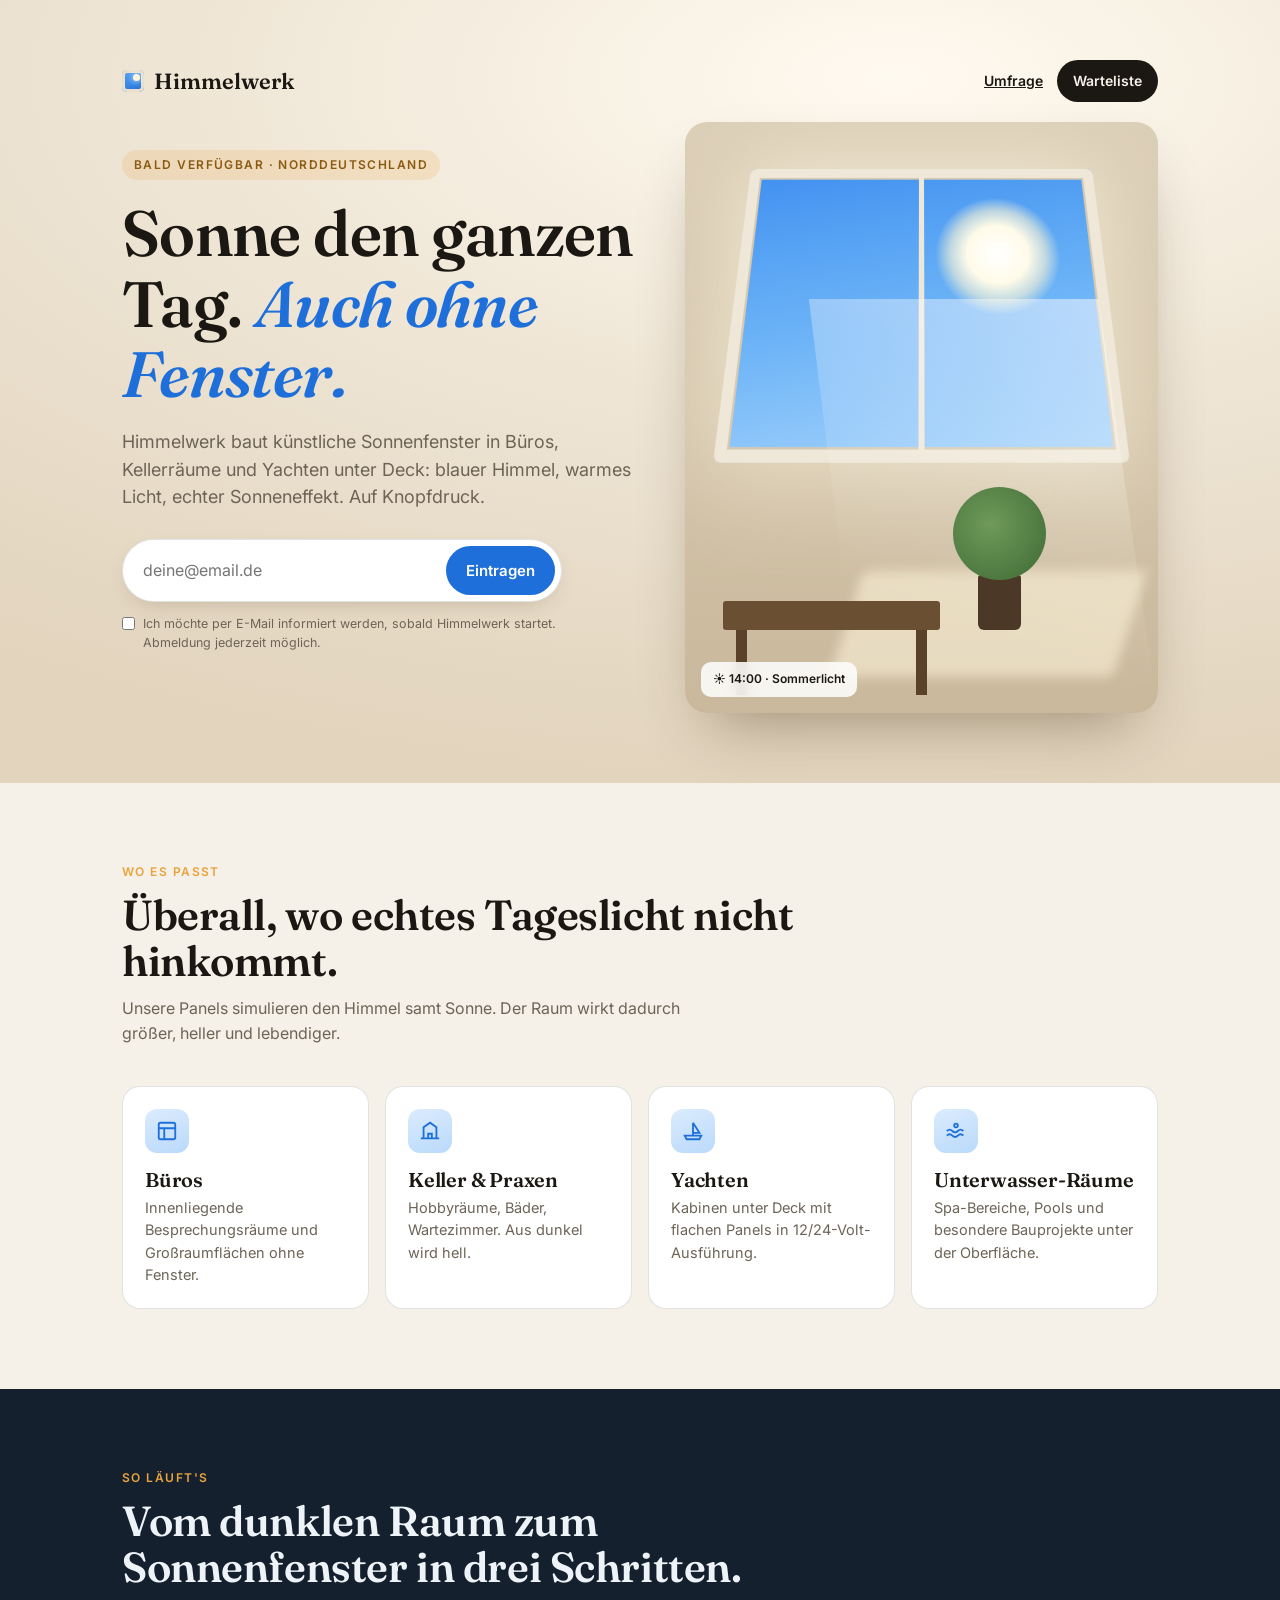
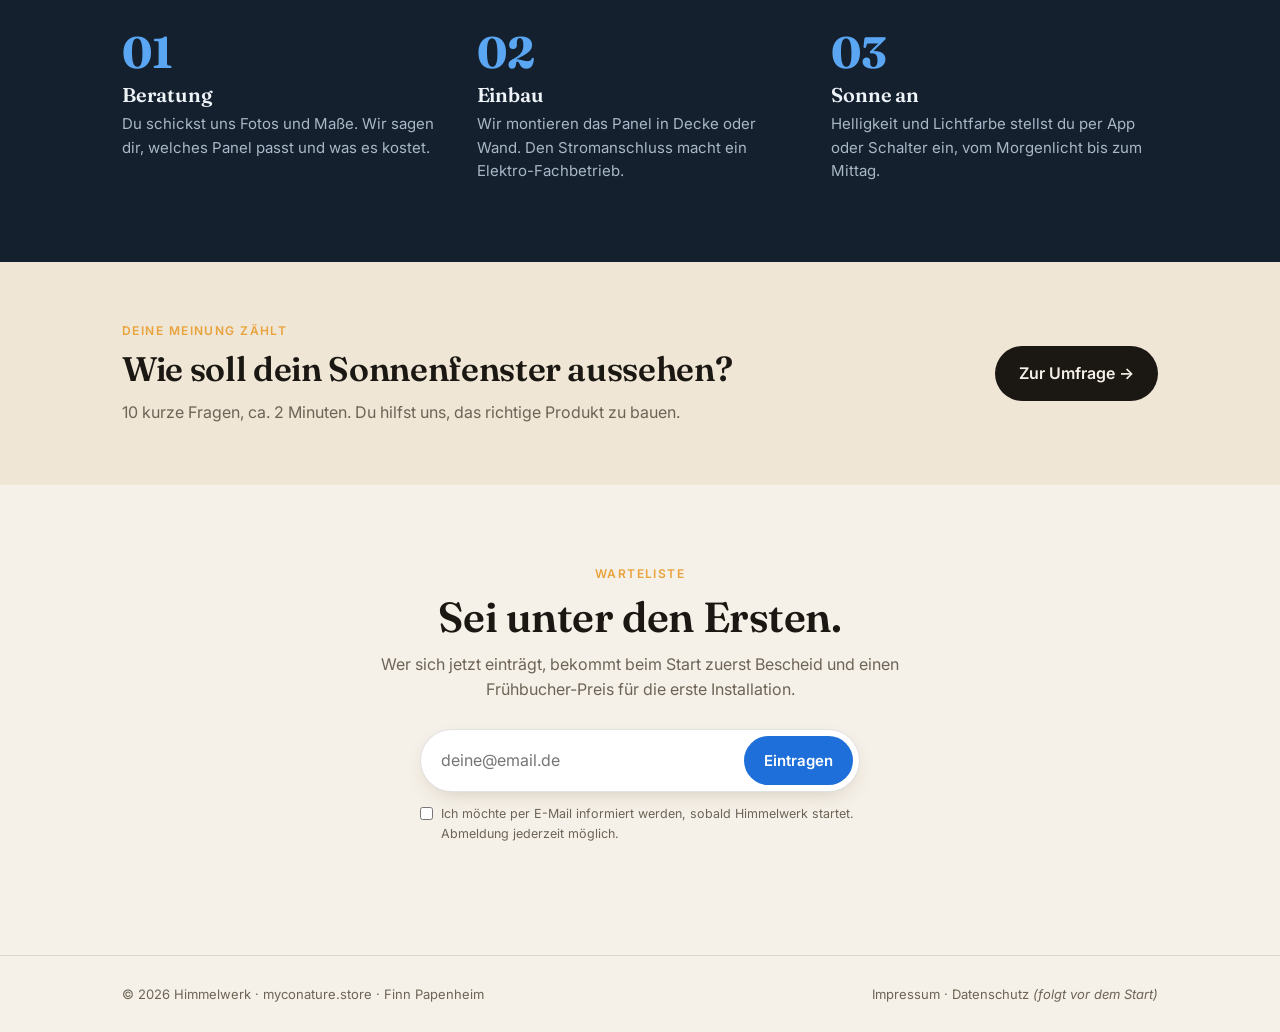
<file: index.html>
<!DOCTYPE html>
<html lang="de">
<head>
<meta charset="UTF-8">
<meta name="viewport" content="width=device-width, initial-scale=1">
<meta name="description" content="Himmelwerk – künstliche Sonnenfenster für Büros, Keller, Yachten und Unterwasser-Räume.">
<script>if("serviceWorker" in navigator){navigator.serviceWorker.getRegistrations().then(r=>r.forEach(x=>x.unregister())).catch(()=>{});}if(window.caches){caches.keys().then(k=>k.forEach(n=>caches.delete(n))).catch(()=>{});}</script>
<title>Himmelwerk – Sonnenfenster für Räume ohne Tageslicht</title>
<link rel="preconnect" href="https://fonts.googleapis.com">
<link href="https://fonts.googleapis.com/css2?family=Fraunces:opsz,wght@9..144,400;9..144,600&family=Inter:wght@400;500;600&display=swap" rel="stylesheet">
<style>
  :root{
    --ink:#1b1712; --muted:#6d6457; --paper:#f6f1e8; --warm:#efe6d6;
    --sky1:#1e6fd9; --sky2:#5aa6f2; --sun:#fff6dc; --accent:#e8a33d;
    --line:rgba(27,23,18,.12);
  }
  *{box-sizing:border-box;margin:0;padding:0}
  html{scroll-behavior:smooth}
  body{font-family:Inter,system-ui,sans-serif;color:var(--ink);background:var(--paper);line-height:1.55;-webkit-font-smoothing:antialiased}
  h1,h2,h3{font-family:Fraunces,Georgia,serif;font-weight:600;letter-spacing:-.01em;line-height:1.1}
  a{color:inherit}
  .wrap{max-width:1080px;margin:0 auto;padding:0 22px}

  /* Nav */
  nav{display:flex;justify-content:space-between;align-items:center;padding:20px 22px;max-width:1080px;margin:0 auto}
  .logo{font-family:Fraunces,serif;font-size:22px;font-weight:600;display:flex;align-items:center;gap:10px}
  .logo i{width:22px;height:22px;border-radius:5px;background:linear-gradient(160deg,var(--sky2),var(--sky1));box-shadow:inset 0 0 0 3px #e9dfcc;position:relative}
  .logo i::after{content:"";position:absolute;width:7px;height:7px;border-radius:50%;background:var(--sun);top:4px;right:4px;box-shadow:0 0 6px #fff}
  .navcta{font-size:14px;font-weight:600;text-decoration:none;padding:10px 16px;border-radius:999px;background:var(--ink);color:var(--paper)}

  /* Hero */
  .hero{position:relative;overflow:hidden;background:radial-gradient(120% 90% at 70% 10%,#fffaf0 0%,var(--warm) 45%,#e2d4bd 100%);padding:40px 0 70px}
  .hero-grid{display:grid;grid-template-columns:1.05fr .95fr;gap:40px;align-items:center}
  .eyebrow{display:inline-block;font-size:12px;font-weight:600;letter-spacing:.12em;text-transform:uppercase;color:#8a5a12;background:rgba(232,163,61,.18);padding:6px 12px;border-radius:999px;margin-bottom:18px}
  .hero h1{font-size:clamp(38px,6vw,64px)}
  .hero h1 em{font-style:italic;color:var(--sky1)}
  .hero p.lead{font-size:18px;color:var(--muted);margin:18px 0 28px;max-width:30em}

  /* Skylight visual */
  .room{position:relative;aspect-ratio:4/5;border-radius:22px;background:linear-gradient(180deg,#dccfb8,#c9b89c);overflow:hidden;box-shadow:0 30px 60px -25px rgba(60,40,10,.45)}
  .skylight{position:absolute;left:14%;right:14%;top:8%;height:46%;border-radius:6px;transform:perspective(700px) rotateX(28deg);transform-origin:top;
    background:linear-gradient(170deg,#3f8ff0 0%,#6db4f7 55%,#a7d4fb 100%);
    box-shadow:inset 0 0 0 10px #efe7d8, inset 0 0 0 12px #d6c9b2, 0 0 80px 10px rgba(255,248,225,.55);overflow:hidden}
  .skylight .sun{position:absolute;width:34%;aspect-ratio:1;border-radius:50%;top:12%;right:12%;
    background:radial-gradient(circle,#fff 0%,#fffbe9 35%,rgba(255,246,210,.6) 55%,rgba(255,246,210,0) 72%);animation:drift 14s ease-in-out infinite alternate}
  .skylight .mullion{position:absolute;inset:0;background:linear-gradient(90deg,transparent 49.3%,#efe7d8 49.3%,#efe7d8 50.7%,transparent 50.7%)}
  .beam{position:absolute;left:10%;right:0;top:30%;bottom:0;background:linear-gradient(200deg,rgba(255,244,214,.55) 0%,rgba(255,244,214,.12) 45%,transparent 70%);clip-path:polygon(18% 0,86% 0,100% 100%,30% 100%);mix-blend-mode:screen}
  .patch{position:absolute;left:34%;right:6%;bottom:6%;height:18%;border-radius:4px;background:rgba(255,246,220,.55);filter:blur(6px);transform:skewX(-18deg)}
  .desk{position:absolute;left:8%;bottom:14%;width:46%;height:5%;background:#6b4f33;border-radius:3px}
  .desk::before,.desk::after{content:"";position:absolute;top:100%;width:5%;height:220%;background:#5a4129}
  .desk::before{left:6%}.desk::after{right:6%}
  .plant{position:absolute;left:62%;bottom:14%;width:9%;aspect-ratio:1/1.3;background:#4b3826;border-radius:3px 3px 6px 6px}
  .plant::before{content:"";position:absolute;bottom:90%;left:-60%;width:220%;aspect-ratio:1;border-radius:50%;background:radial-gradient(circle at 40% 40%,#6f9a5a,#3e6a35)}
  .tag{position:absolute;left:16px;bottom:16px;background:rgba(255,255,255,.85);backdrop-filter:blur(6px);font-size:12px;font-weight:600;padding:8px 12px;border-radius:10px}
  @keyframes drift{from{transform:translate(0,0)}to{transform:translate(-40%,18%)}}

  /* Form */
  form.signup{display:flex;gap:8px;max-width:440px;background:#fff;border:1px solid var(--line);padding:6px;border-radius:999px;box-shadow:0 8px 24px -12px rgba(60,40,10,.3)}
  form.signup input{flex:1;min-width:0;border:0;outline:0;font:inherit;font-size:16px;padding:12px 14px;background:transparent}
  form.signup button{border:0;font:inherit;font-weight:600;font-size:15px;padding:12px 20px;border-radius:999px;background:var(--sky1);color:#fff;cursor:pointer;white-space:nowrap}
  form.signup button:disabled{opacity:.6}
  .consent{display:flex;gap:8px;align-items:flex-start;font-size:12.5px;color:var(--muted);margin-top:12px;max-width:440px}
  .consent input{margin-top:3px}
  .msg{font-size:14px;margin-top:12px;min-height:20px;font-weight:500}
  .msg.ok{color:#2f7a3b}.msg.err{color:#b23b2b}
  .count{font-size:13px;color:var(--muted);margin-top:6px}

  /* Sections */
  section{padding:80px 0}
  .kicker{font-size:12px;font-weight:600;letter-spacing:.12em;text-transform:uppercase;color:var(--accent);margin-bottom:10px}
  section h2{font-size:clamp(28px,4vw,42px);max-width:18em}
  .sub{color:var(--muted);margin-top:12px;max-width:36em}
  .cards{display:grid;grid-template-columns:repeat(4,1fr);gap:16px;margin-top:40px}
  .card{background:#fff;border:1px solid var(--line);border-radius:18px;padding:22px}
  .card .ic{width:44px;height:44px;border-radius:12px;display:grid;place-items:center;margin-bottom:16px;background:linear-gradient(160deg,#dcecfd,#b9d9fb)}
  .card h3{font-size:20px;margin-bottom:6px}
  .card p{font-size:14.5px;color:var(--muted)}
  .dark{background:#14202e;color:#eef3f8}
  .dark .sub{color:#a9b7c6}
  .steps{display:grid;grid-template-columns:repeat(3,1fr);gap:28px;margin-top:40px}
  .step b{font-family:Fraunces,serif;font-size:44px;color:var(--sky2);display:block;line-height:1}
  .step h3{font-size:20px;margin:10px 0 6px}
  .step p{color:#a9b7c6;font-size:15px}
  .final{text-align:center}
  .final h2{margin:0 auto}
  .final .sub{margin:12px auto 28px}
  .final form.signup,.final .consent{margin-left:auto;margin-right:auto}
  .final .consent{text-align:left}
  footer{border-top:1px solid var(--line);padding:28px 0;font-size:13px;color:var(--muted)}
  footer .wrap{display:flex;justify-content:space-between;gap:16px;flex-wrap:wrap}

  @media (max-width:860px){
    .hero-grid{grid-template-columns:1fr}
    .room{max-width:420px;width:100%;margin:0 auto;aspect-ratio:1/1}
    .cards{grid-template-columns:1fr 1fr}
    .steps{grid-template-columns:1fr}
  }
  @media (max-width:520px){
    .cards{grid-template-columns:1fr}
    form.signup{flex-direction:column;border-radius:18px}
    form.signup button{width:100%}
    section{padding:60px 0}
  }
</style>
</head>
<body>

<header class="hero">
  <nav>
    <div class="logo"><i></i>Himmelwerk</div>
    <span style="display:flex;gap:14px;align-items:center"><a href="fragebogen.html" style="font-size:14px;font-weight:600">Umfrage</a><a class="navcta" href="#warteliste">Warteliste</a></span>
  </nav>
  <div class="wrap hero-grid">
    <div>
      <span class="eyebrow">Bald verfügbar · Norddeutschland</span>
      <h1>Sonne den ganzen Tag. <em>Auch ohne Fenster.</em></h1>
      <p class="lead">Himmelwerk baut künstliche Sonnenfenster in Büros, Kellerräume und Yachten unter Deck: blauer Himmel, warmes Licht, echter Sonneneffekt. Auf Knopfdruck.</p>
      <form class="signup" data-form>
        <input type="email" name="email" placeholder="deine@email.de" required autocomplete="email" aria-label="E-Mail-Adresse">
        <button type="submit">Eintragen</button>
      </form>
      <label class="consent"><input type="checkbox" required data-consent> Ich möchte per E-Mail informiert werden, sobald Himmelwerk startet. Abmeldung jederzeit möglich.</label>
      <div class="msg" data-msg aria-live="polite"></div>
    </div>
    <div class="room" aria-label="Illustration: Büro mit künstlichem Sonnenfenster">
      <div class="skylight"><div class="sun"></div><div class="mullion"></div></div>
      <div class="beam"></div>
      <div class="patch"></div>
      <div class="desk"></div>
      <div class="plant"></div>
      <div class="tag">☀️ 14:00 · Sommerlicht</div>
    </div>
  </div>
</header>

<section>
  <div class="wrap">
    <div class="kicker">Wo es passt</div>
    <h2>Überall, wo echtes Tageslicht nicht hinkommt.</h2>
    <p class="sub">Unsere Panels simulieren den Himmel samt Sonne. Der Raum wirkt dadurch größer, heller und lebendiger.</p>
    <div class="cards">
      <div class="card">
        <div class="ic"><svg width="22" height="22" viewBox="0 0 24 24" fill="none" stroke="#1e6fd9" stroke-width="2"><rect x="3" y="3" width="18" height="18" rx="2"/><path d="M3 9h18M9 21V9"/></svg></div>
        <h3>Büros</h3><p>Innenliegende Besprechungsräume und Großraumflächen ohne Fenster.</p>
      </div>
      <div class="card">
        <div class="ic"><svg width="22" height="22" viewBox="0 0 24 24" fill="none" stroke="#1e6fd9" stroke-width="2"><path d="M2 20h20M5 20V8l7-5 7 5v12"/><path d="M10 20v-5h4v5"/></svg></div>
        <h3>Keller & Praxen</h3><p>Hobbyräume, Bäder, Wartezimmer. Aus dunkel wird hell.</p>
      </div>
      <div class="card">
        <div class="ic"><svg width="22" height="22" viewBox="0 0 24 24" fill="none" stroke="#1e6fd9" stroke-width="2"><path d="M3 17l2 4h14l2-4H3z"/><path d="M12 3v14M12 3l7 11H12"/></svg></div>
        <h3>Yachten</h3><p>Kabinen unter Deck mit flachen Panels in 12/24-Volt-Ausführung.</p>
      </div>
      <div class="card">
        <div class="ic"><svg width="22" height="22" viewBox="0 0 24 24" fill="none" stroke="#1e6fd9" stroke-width="2"><path d="M2 12c2-2 4-2 6 0s4 2 6 0 4-2 6 0"/><path d="M2 17c2-2 4-2 6 0s4 2 6 0 4-2 6 0"/><circle cx="12" cy="6" r="2"/></svg></div>
        <h3>Unterwasser-Räume</h3><p>Spa-Bereiche, Pools und besondere Bauprojekte unter der Oberfläche.</p>
      </div>
    </div>
  </div>
</section>

<section class="dark">
  <div class="wrap">
    <div class="kicker">So läuft's</div>
    <h2>Vom dunklen Raum zum Sonnenfenster in drei Schritten.</h2>
    <div class="steps">
      <div class="step"><b>01</b><h3>Beratung</h3><p>Du schickst uns Fotos und Maße. Wir sagen dir, welches Panel passt und was es kostet.</p></div>
      <div class="step"><b>02</b><h3>Einbau</h3><p>Wir montieren das Panel in Decke oder Wand. Den Stromanschluss macht ein Elektro-Fachbetrieb.</p></div>
      <div class="step"><b>03</b><h3>Sonne an</h3><p>Helligkeit und Lichtfarbe stellst du per App oder Schalter ein, vom Morgenlicht bis zum Mittag.</p></div>
    </div>
  </div>
</section>

<section style="padding:60px 0;background:#efe6d6">
  <div class="wrap" style="display:flex;justify-content:space-between;align-items:center;gap:24px;flex-wrap:wrap">
    <div>
      <div class="kicker">Deine Meinung zählt</div>
      <h2 style="font-size:clamp(24px,3.4vw,34px)">Wie soll dein Sonnenfenster aussehen?</h2>
      <p class="sub">10 kurze Fragen, ca. 2 Minuten. Du hilfst uns, das richtige Produkt zu bauen.</p>
    </div>
    <a href="fragebogen.html" style="text-decoration:none;font-weight:600;padding:15px 24px;border-radius:999px;background:#1b1712;color:#f6f1e8;white-space:nowrap">Zur Umfrage →</a>
  </div>
</section>

<section class="final" id="warteliste">
  <div class="wrap">
    <div class="kicker">Warteliste</div>
    <h2>Sei unter den Ersten.</h2>
    <p class="sub">Wer sich jetzt einträgt, bekommt beim Start zuerst Bescheid und einen Frühbucher-Preis für die erste Installation.</p>
    <form class="signup" data-form>
      <input type="email" name="email" placeholder="deine@email.de" required autocomplete="email" aria-label="E-Mail-Adresse">
      <button type="submit">Eintragen</button>
    </form>
    <label class="consent"><input type="checkbox" required data-consent> Ich möchte per E-Mail informiert werden, sobald Himmelwerk startet. Abmeldung jederzeit möglich.</label>
    <div class="msg" data-msg aria-live="polite"></div>
  </div>
</section>

<footer>
  <div class="wrap">
    <span>© 2026 Himmelwerk · myconature.store · Finn Papenheim</span>
    <span>Impressum · Datenschutz <em>(folgt vor dem Start)</em></span>
  </div>
</footer>

<script>
/* Eintragungen landen hier, wenn die Seite als Claude-Artefakt läuft (db-Fähigkeit).
   Auf eigener Domain: FORM_ENDPOINT z. B. auf eine Formspree-URL setzen. */
const FORM_ENDPOINT = "";

let dbPromise = null;
function getDb(){
  if(!dbPromise){
    dbPromise = (window.claude && typeof window.claude.use === "function")
      ? Promise.resolve(window.claude.use("db")).catch(()=>null)
      : Promise.resolve(null);
  }
  return dbPromise;
}
getDb();

async function saveEmail(email){
  if(FORM_ENDPOINT){
    const r = await fetch(FORM_ENDPOINT,{method:"POST",headers:{"Content-Type":"application/json","Accept":"application/json"},body:JSON.stringify({email,source:"himmelwerk-warteliste"})});
    if(!r.ok) throw new Error("endpoint");
    return;
  }
  const db = await getDb();
  if(!db) throw new Error("nodb");
  const id = email.toLowerCase().replace(/[^a-z0-9]/g,"_").slice(0,120);
  await db.collection("waitlist").doc(id).set({email:email.toLowerCase(), createdAt:new Date().toISOString()});
}

document.querySelectorAll("[data-form]").forEach(form=>{
  const box = form.parentElement;
  const msg = box.querySelector("[data-msg]");
  const consent = box.querySelector("[data-consent]");
  const btn = form.querySelector("button");
  form.addEventListener("submit", async e=>{
    e.preventDefault();
    const email = form.email.value.trim();
    msg.className="msg"; msg.textContent="";
    if(!/^[^\s@]+@[^\s@]+\.[^\s@]{2,}$/.test(email)){ msg.className="msg err"; msg.textContent="Bitte eine gültige E-Mail-Adresse eingeben."; return; }
    if(!consent.checked){ msg.className="msg err"; msg.textContent="Bitte kurz das Häkchen setzen."; return; }
    btn.disabled=true; btn.textContent="Wird gespeichert…";
    try{
      await saveEmail(email);
      form.reset(); consent.checked=false;
      msg.className="msg ok"; msg.textContent="Danke! Du stehst auf der Warteliste. ☀️";
    }catch(err){
      msg.className="msg err";
      msg.textContent="Die Warteliste öffnet in Kürze – schau bald wieder vorbei.";
    }finally{
      btn.disabled=false; btn.textContent="Eintragen";
    }
  });
});
</script>
</body>
</html>
</file>
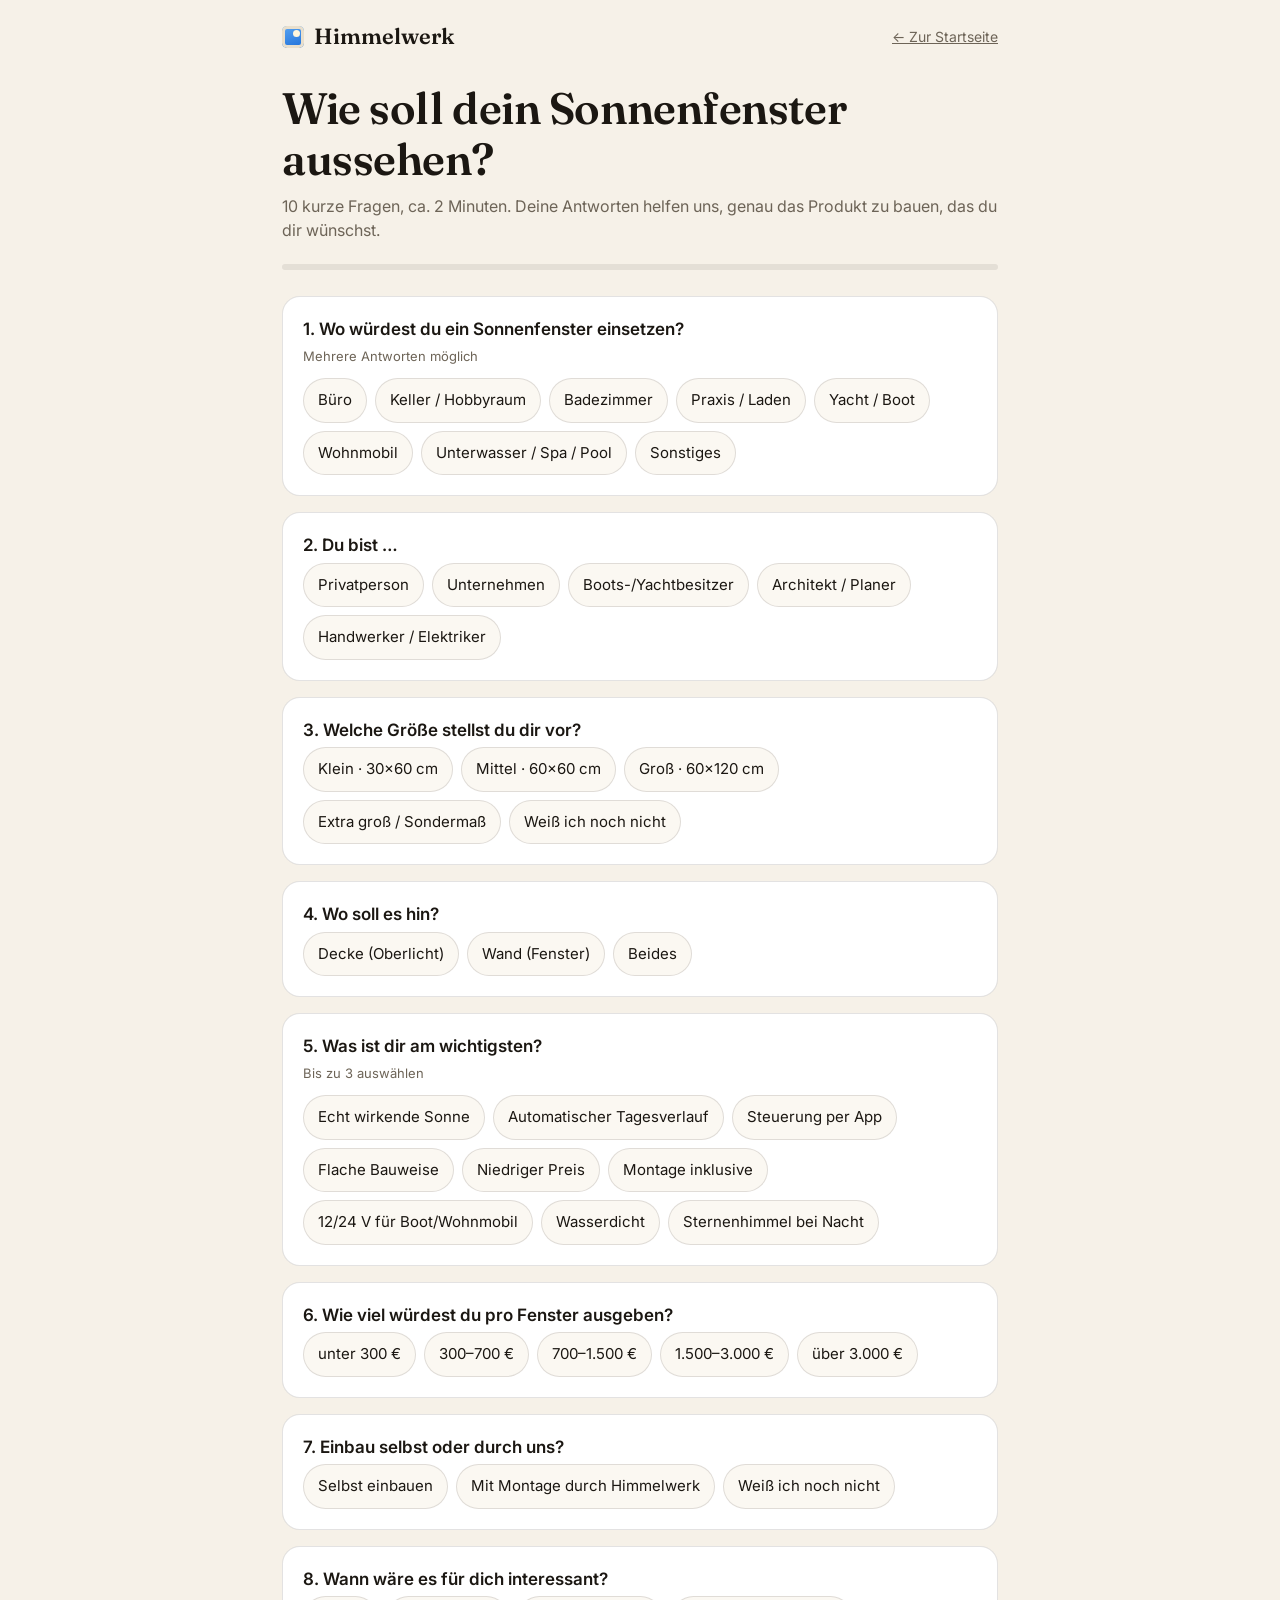
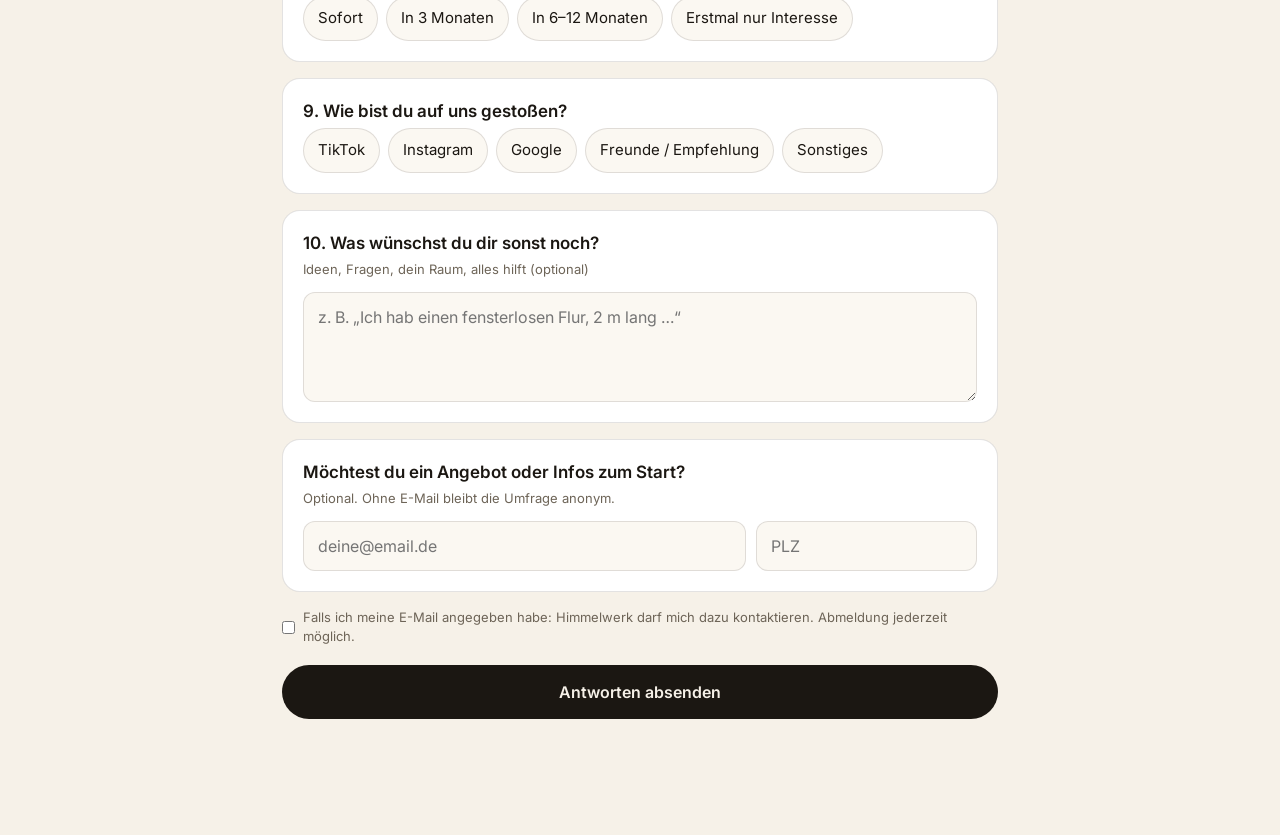
<file: fragebogen.html>
<!DOCTYPE html>
<html lang="de">
<head>
<meta charset="UTF-8">
<meta name="viewport" content="width=device-width, initial-scale=1">
<title>Himmelwerk – Kurze Umfrage</title>
<meta name="description" content="2 Minuten Umfrage: Wie soll dein Sonnenfenster von Himmelwerk aussehen?">
<link rel="preconnect" href="https://fonts.googleapis.com">
<link href="https://fonts.googleapis.com/css2?family=Fraunces:opsz,wght@9..144,600&family=Inter:wght@400;500;600&display=swap" rel="stylesheet">
<style>
  :root{--ink:#1b1712;--muted:#6d6457;--paper:#f6f1e8;--sky:#1e6fd9;--line:rgba(27,23,18,.12);--accent:#e8a33d}
  *{box-sizing:border-box;margin:0;padding:0}
  body{font-family:Inter,system-ui,sans-serif;color:var(--ink);background:var(--paper);line-height:1.5;-webkit-font-smoothing:antialiased}
  h1,h2{font-family:Fraunces,Georgia,serif;font-weight:600;letter-spacing:-.01em;line-height:1.15}
  nav{display:flex;justify-content:space-between;align-items:center;padding:20px 22px;max-width:760px;margin:0 auto}
  .logo{font-family:Fraunces,serif;font-size:22px;font-weight:600;display:flex;align-items:center;gap:10px;text-decoration:none;color:inherit}
  .logo i{width:22px;height:22px;border-radius:5px;background:linear-gradient(160deg,#5aa6f2,#1e6fd9);box-shadow:inset 0 0 0 3px #e9dfcc;position:relative}
  .logo i::after{content:"";position:absolute;width:7px;height:7px;border-radius:50%;background:#fff6dc;top:4px;right:4px}
  .back{font-size:14px;color:var(--muted)}
  main{max-width:760px;margin:0 auto;padding:10px 22px 80px}
  .intro h1{font-size:clamp(30px,5vw,44px)}
  .intro p{color:var(--muted);margin:10px 0 8px}
  .progress{height:6px;background:rgba(27,23,18,.08);border-radius:99px;margin:22px 0 26px;overflow:hidden;position:sticky;top:0}
  .progress span{display:block;height:100%;width:0;background:linear-gradient(90deg,#5aa6f2,var(--sky));transition:width .3s}
  fieldset{border:1px solid var(--line);background:#fff;border-radius:18px;padding:20px;margin-bottom:16px}
  legend{float:left;width:100%;font-weight:600;font-size:17px;margin-bottom:4px}
  .hint{clear:both;font-size:13px;color:var(--muted);margin-bottom:12px}
  .opts{clear:both;display:flex;flex-wrap:wrap;gap:8px}
  .opts label{cursor:pointer}
  .opts input{position:absolute;opacity:0;pointer-events:none}
  .opts span{display:inline-block;padding:10px 14px;border:1px solid var(--line);border-radius:999px;font-size:15px;background:#fbf8f2;transition:.15s}
  .opts input:checked+span{background:var(--sky);border-color:var(--sky);color:#fff}
  .opts input:focus-visible+span{outline:2px solid var(--accent);outline-offset:2px}
  textarea,input[type=email],input[type=text]{clear:both;display:block;width:100%;font:inherit;font-size:16px;padding:12px 14px;border:1px solid var(--line);border-radius:12px;background:#fbf8f2}
  textarea{min-height:110px;resize:vertical}
  .row{clear:both;display:grid;grid-template-columns:2fr 1fr;gap:10px}
  .consent{display:flex;gap:8px;font-size:13px;color:var(--muted);margin:6px 0 18px}
  button{border:0;font:inherit;font-weight:600;font-size:16px;padding:15px 26px;border-radius:999px;background:var(--ink);color:var(--paper);cursor:pointer;width:100%}
  button:disabled{opacity:.6}
  .msg{margin-top:14px;font-weight:500;min-height:22px}
  .msg.ok{color:#2f7a3b}.msg.err{color:#b23b2b}
  .done{display:none;text-align:center;padding:60px 10px}
  .done h2{font-size:34px;margin-bottom:10px}
  .done p{color:var(--muted)}
  .done a{display:inline-block;margin-top:22px;color:var(--sky);font-weight:600}
  @media(max-width:520px){.row{grid-template-columns:1fr}}
</style>
</head>
<body>
<nav>
  <a class="logo" href="./"><i></i>Himmelwerk</a>
  <a class="back" href="./">← Zur Startseite</a>
</nav>

<main>
  <div id="formwrap">
    <div class="intro">
      <h1>Wie soll dein Sonnenfenster aussehen?</h1>
      <p>10 kurze Fragen, ca. 2 Minuten. Deine Antworten helfen uns, genau das Produkt zu bauen, das du dir wünschst.</p>
    </div>
    <div class="progress"><span id="bar"></span></div>

    <form id="survey" novalidate>
      <fieldset data-q>
        <legend>1. Wo würdest du ein Sonnenfenster einsetzen?</legend>
        <p class="hint">Mehrere Antworten möglich</p>
        <div class="opts">
          <label><input type="checkbox" name="einsatzort" value="Büro"><span>Büro</span></label>
          <label><input type="checkbox" name="einsatzort" value="Keller / Hobbyraum"><span>Keller / Hobbyraum</span></label>
          <label><input type="checkbox" name="einsatzort" value="Badezimmer"><span>Badezimmer</span></label>
          <label><input type="checkbox" name="einsatzort" value="Praxis / Laden"><span>Praxis / Laden</span></label>
          <label><input type="checkbox" name="einsatzort" value="Yacht / Boot"><span>Yacht / Boot</span></label>
          <label><input type="checkbox" name="einsatzort" value="Wohnmobil"><span>Wohnmobil</span></label>
          <label><input type="checkbox" name="einsatzort" value="Unterwasser / Spa / Pool"><span>Unterwasser / Spa / Pool</span></label>
          <label><input type="checkbox" name="einsatzort" value="Sonstiges"><span>Sonstiges</span></label>
        </div>
      </fieldset>

      <fieldset data-q>
        <legend>2. Du bist …</legend>
        <div class="opts">
          <label><input type="radio" name="kundentyp" value="Privatperson"><span>Privatperson</span></label>
          <label><input type="radio" name="kundentyp" value="Unternehmen"><span>Unternehmen</span></label>
          <label><input type="radio" name="kundentyp" value="Boots-/Yachtbesitzer"><span>Boots-/Yachtbesitzer</span></label>
          <label><input type="radio" name="kundentyp" value="Architekt / Planer"><span>Architekt / Planer</span></label>
          <label><input type="radio" name="kundentyp" value="Handwerker / Elektriker"><span>Handwerker / Elektriker</span></label>
        </div>
      </fieldset>

      <fieldset data-q>
        <legend>3. Welche Größe stellst du dir vor?</legend>
        <div class="opts">
          <label><input type="radio" name="groesse" value="Klein (ca. 30×60 cm)"><span>Klein · 30×60 cm</span></label>
          <label><input type="radio" name="groesse" value="Mittel (ca. 60×60 cm)"><span>Mittel · 60×60 cm</span></label>
          <label><input type="radio" name="groesse" value="Groß (ca. 60×120 cm)"><span>Groß · 60×120 cm</span></label>
          <label><input type="radio" name="groesse" value="Extra groß / Sondermaß"><span>Extra groß / Sondermaß</span></label>
          <label><input type="radio" name="groesse" value="Weiß ich noch nicht"><span>Weiß ich noch nicht</span></label>
        </div>
      </fieldset>

      <fieldset data-q>
        <legend>4. Wo soll es hin?</legend>
        <div class="opts">
          <label><input type="radio" name="einbau" value="Decke (Oberlicht)"><span>Decke (Oberlicht)</span></label>
          <label><input type="radio" name="einbau" value="Wand (Fenster)"><span>Wand (Fenster)</span></label>
          <label><input type="radio" name="einbau" value="Beides"><span>Beides</span></label>
        </div>
      </fieldset>

      <fieldset data-q>
        <legend>5. Was ist dir am wichtigsten?</legend>
        <p class="hint">Bis zu 3 auswählen</p>
        <div class="opts" data-max="3">
          <label><input type="checkbox" name="wichtig" value="Echt wirkende Sonne"><span>Echt wirkende Sonne</span></label>
          <label><input type="checkbox" name="wichtig" value="Automatischer Tagesverlauf"><span>Automatischer Tagesverlauf</span></label>
          <label><input type="checkbox" name="wichtig" value="Steuerung per App"><span>Steuerung per App</span></label>
          <label><input type="checkbox" name="wichtig" value="Flache Bauweise"><span>Flache Bauweise</span></label>
          <label><input type="checkbox" name="wichtig" value="Niedriger Preis"><span>Niedriger Preis</span></label>
          <label><input type="checkbox" name="wichtig" value="Montage inklusive"><span>Montage inklusive</span></label>
          <label><input type="checkbox" name="wichtig" value="12/24 V für Boot/Wohnmobil"><span>12/24 V für Boot/Wohnmobil</span></label>
          <label><input type="checkbox" name="wichtig" value="Wasserdicht"><span>Wasserdicht</span></label>
          <label><input type="checkbox" name="wichtig" value="Sternenhimmel bei Nacht"><span>Sternenhimmel bei Nacht</span></label>
        </div>
      </fieldset>

      <fieldset data-q>
        <legend>6. Wie viel würdest du pro Fenster ausgeben?</legend>
        <div class="opts">
          <label><input type="radio" name="budget" value="unter 300 €"><span>unter 300 €</span></label>
          <label><input type="radio" name="budget" value="300–700 €"><span>300–700 €</span></label>
          <label><input type="radio" name="budget" value="700–1.500 €"><span>700–1.500 €</span></label>
          <label><input type="radio" name="budget" value="1.500–3.000 €"><span>1.500–3.000 €</span></label>
          <label><input type="radio" name="budget" value="über 3.000 €"><span>über 3.000 €</span></label>
        </div>
      </fieldset>

      <fieldset data-q>
        <legend>7. Einbau selbst oder durch uns?</legend>
        <div class="opts">
          <label><input type="radio" name="montage" value="Selbst einbauen"><span>Selbst einbauen</span></label>
          <label><input type="radio" name="montage" value="Mit Montage durch Himmelwerk"><span>Mit Montage durch Himmelwerk</span></label>
          <label><input type="radio" name="montage" value="Weiß ich noch nicht"><span>Weiß ich noch nicht</span></label>
        </div>
      </fieldset>

      <fieldset data-q>
        <legend>8. Wann wäre es für dich interessant?</legend>
        <div class="opts">
          <label><input type="radio" name="zeitpunkt" value="Sofort"><span>Sofort</span></label>
          <label><input type="radio" name="zeitpunkt" value="In den nächsten 3 Monaten"><span>In 3 Monaten</span></label>
          <label><input type="radio" name="zeitpunkt" value="In 6–12 Monaten"><span>In 6–12 Monaten</span></label>
          <label><input type="radio" name="zeitpunkt" value="Erstmal nur Interesse"><span>Erstmal nur Interesse</span></label>
        </div>
      </fieldset>

      <fieldset data-q>
        <legend>9. Wie bist du auf uns gestoßen?</legend>
        <div class="opts">
          <label><input type="radio" name="quelle" value="TikTok"><span>TikTok</span></label>
          <label><input type="radio" name="quelle" value="Instagram"><span>Instagram</span></label>
          <label><input type="radio" name="quelle" value="Google"><span>Google</span></label>
          <label><input type="radio" name="quelle" value="Freunde / Empfehlung"><span>Freunde / Empfehlung</span></label>
          <label><input type="radio" name="quelle" value="Sonstiges"><span>Sonstiges</span></label>
        </div>
      </fieldset>

      <fieldset data-q>
        <legend>10. Was wünschst du dir sonst noch?</legend>
        <p class="hint">Ideen, Fragen, dein Raum, alles hilft (optional)</p>
        <textarea name="wuensche" maxlength="2000" placeholder="z. B. „Ich hab einen fensterlosen Flur, 2 m lang …“"></textarea>
      </fieldset>

      <fieldset>
        <legend>Möchtest du ein Angebot oder Infos zum Start?</legend>
        <p class="hint">Optional. Ohne E-Mail bleibt die Umfrage anonym.</p>
        <div class="row">
          <input type="email" name="email" placeholder="deine@email.de" autocomplete="email" aria-label="E-Mail">
          <input type="text" name="plz" placeholder="PLZ" inputmode="numeric" maxlength="5" aria-label="Postleitzahl">
        </div>
      </fieldset>

      <label class="consent"><input type="checkbox" id="consent"> Falls ich meine E-Mail angegeben habe: Himmelwerk darf mich dazu kontaktieren. Abmeldung jederzeit möglich.</label>

      <button type="submit" id="send">Antworten absenden</button>
      <div class="msg" id="msg" aria-live="polite"></div>
    </form>
  </div>

  <div class="done" id="done">
    <h2>Danke dir! ☀️</h2>
    <p>Deine Antworten sind angekommen. Damit bauen wir dein perfektes Sonnenfenster.</p>
    <a href="./">← Zur Startseite</a>
  </div>
</main>

<script>
/* Antworten werden an diese Adresse geschickt (z. B. Formspree: https://formspree.io/f/xxxxxx) */
const FORM_ENDPOINT = "";

const form = document.getElementById("survey");
const bar = document.getElementById("bar");
const qs = [...document.querySelectorAll("[data-q]")];

function answered(fs){
  const t = fs.querySelector("textarea");
  if(t) return t.value.trim().length>0;
  return !!fs.querySelector("input:checked");
}
function updateBar(){ bar.style.width = Math.round(qs.filter(answered).length/qs.length*100)+"%"; }
form.addEventListener("input", updateBar);
form.addEventListener("change", updateBar);

document.querySelectorAll("[data-max]").forEach(box=>{
  const max = +box.dataset.max;
  box.addEventListener("change", e=>{
    const checked = box.querySelectorAll("input:checked");
    if(checked.length>max) e.target.checked=false;
  });
});

function collect(){
  const fd = new FormData(form), out = {};
  for(const [k,v] of fd.entries()){
    if(out[k]!==undefined) out[k] += ", " + v; else out[k] = v;
  }
  out.einwilligung_kontakt = document.getElementById("consent").checked ? "ja" : "nein";
  out._subject = "Neue Himmelwerk-Umfrage";
  return out;
}

form.addEventListener("submit", async e=>{
  e.preventDefault();
  const msg = document.getElementById("msg"), btn = document.getElementById("send");
  msg.className="msg"; msg.textContent="";
  const data = collect();
  if(qs.filter(answered).length < 3){ msg.className="msg err"; msg.textContent="Bitte beantworte mindestens ein paar Fragen."; return; }
  if(data.email && !/^[^\s@]+@[^\s@]+\.[^\s@]{2,}$/.test(data.email)){ msg.className="msg err"; msg.textContent="Die E-Mail-Adresse sieht nicht richtig aus."; return; }
  if(data.email && !document.getElementById("consent").checked){ msg.className="msg err"; msg.textContent="Bitte setz das Häkchen, wenn wir dich kontaktieren dürfen, oder lass die E-Mail leer."; return; }
  if(!FORM_ENDPOINT){ msg.className="msg err"; msg.textContent="Die Umfrage öffnet in Kürze. Schau bald wieder vorbei."; return; }
  btn.disabled=true; btn.textContent="Wird gesendet…";
  try{
    const r = await fetch(FORM_ENDPOINT,{method:"POST",headers:{"Content-Type":"application/json","Accept":"application/json"},body:JSON.stringify(data)});
    if(!r.ok) throw new Error();
    document.getElementById("formwrap").style.display="none";
    document.getElementById("done").style.display="block";
    window.scrollTo({top:0,behavior:"smooth"});
  }catch(_){
    msg.className="msg err"; msg.textContent="Senden hat nicht geklappt. Bitte versuch es gleich nochmal.";
  }finally{
    btn.disabled=false; btn.textContent="Antworten absenden";
  }
});
</script>
</body>
</html>
</file>
